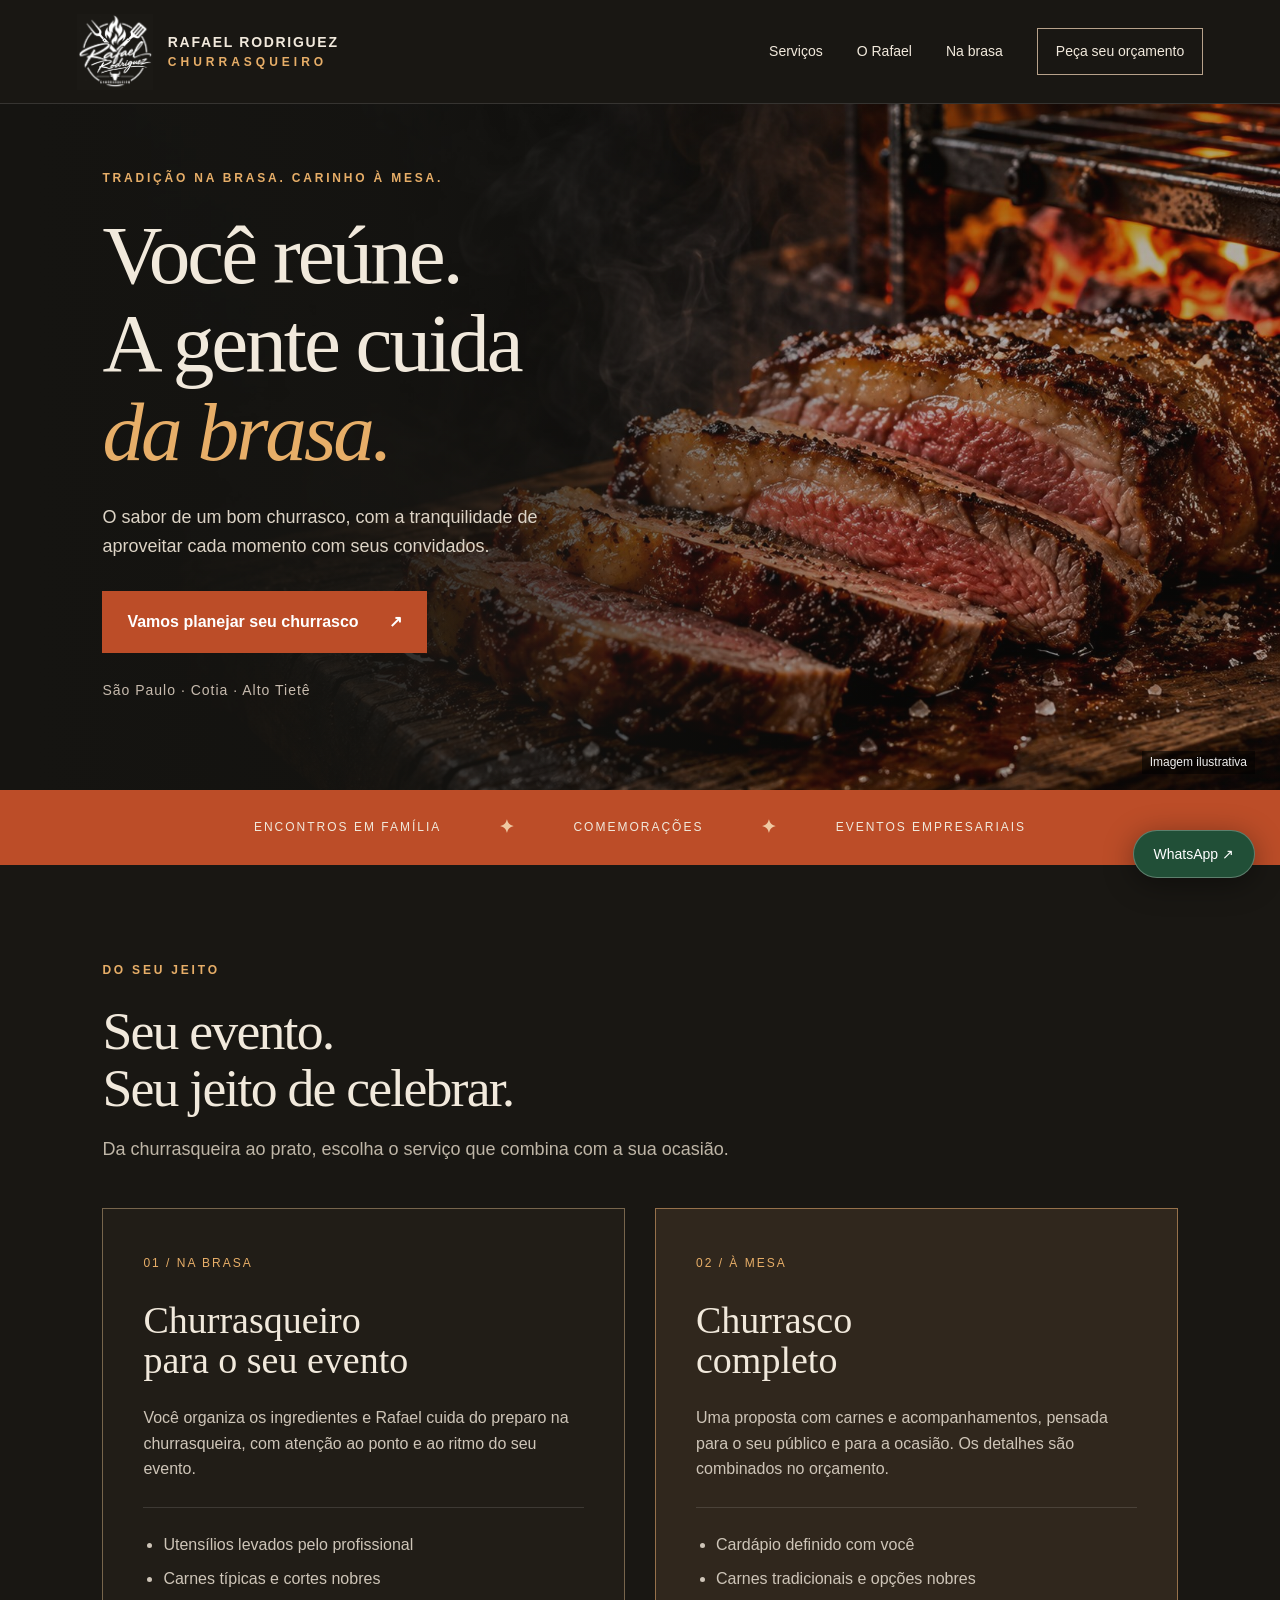
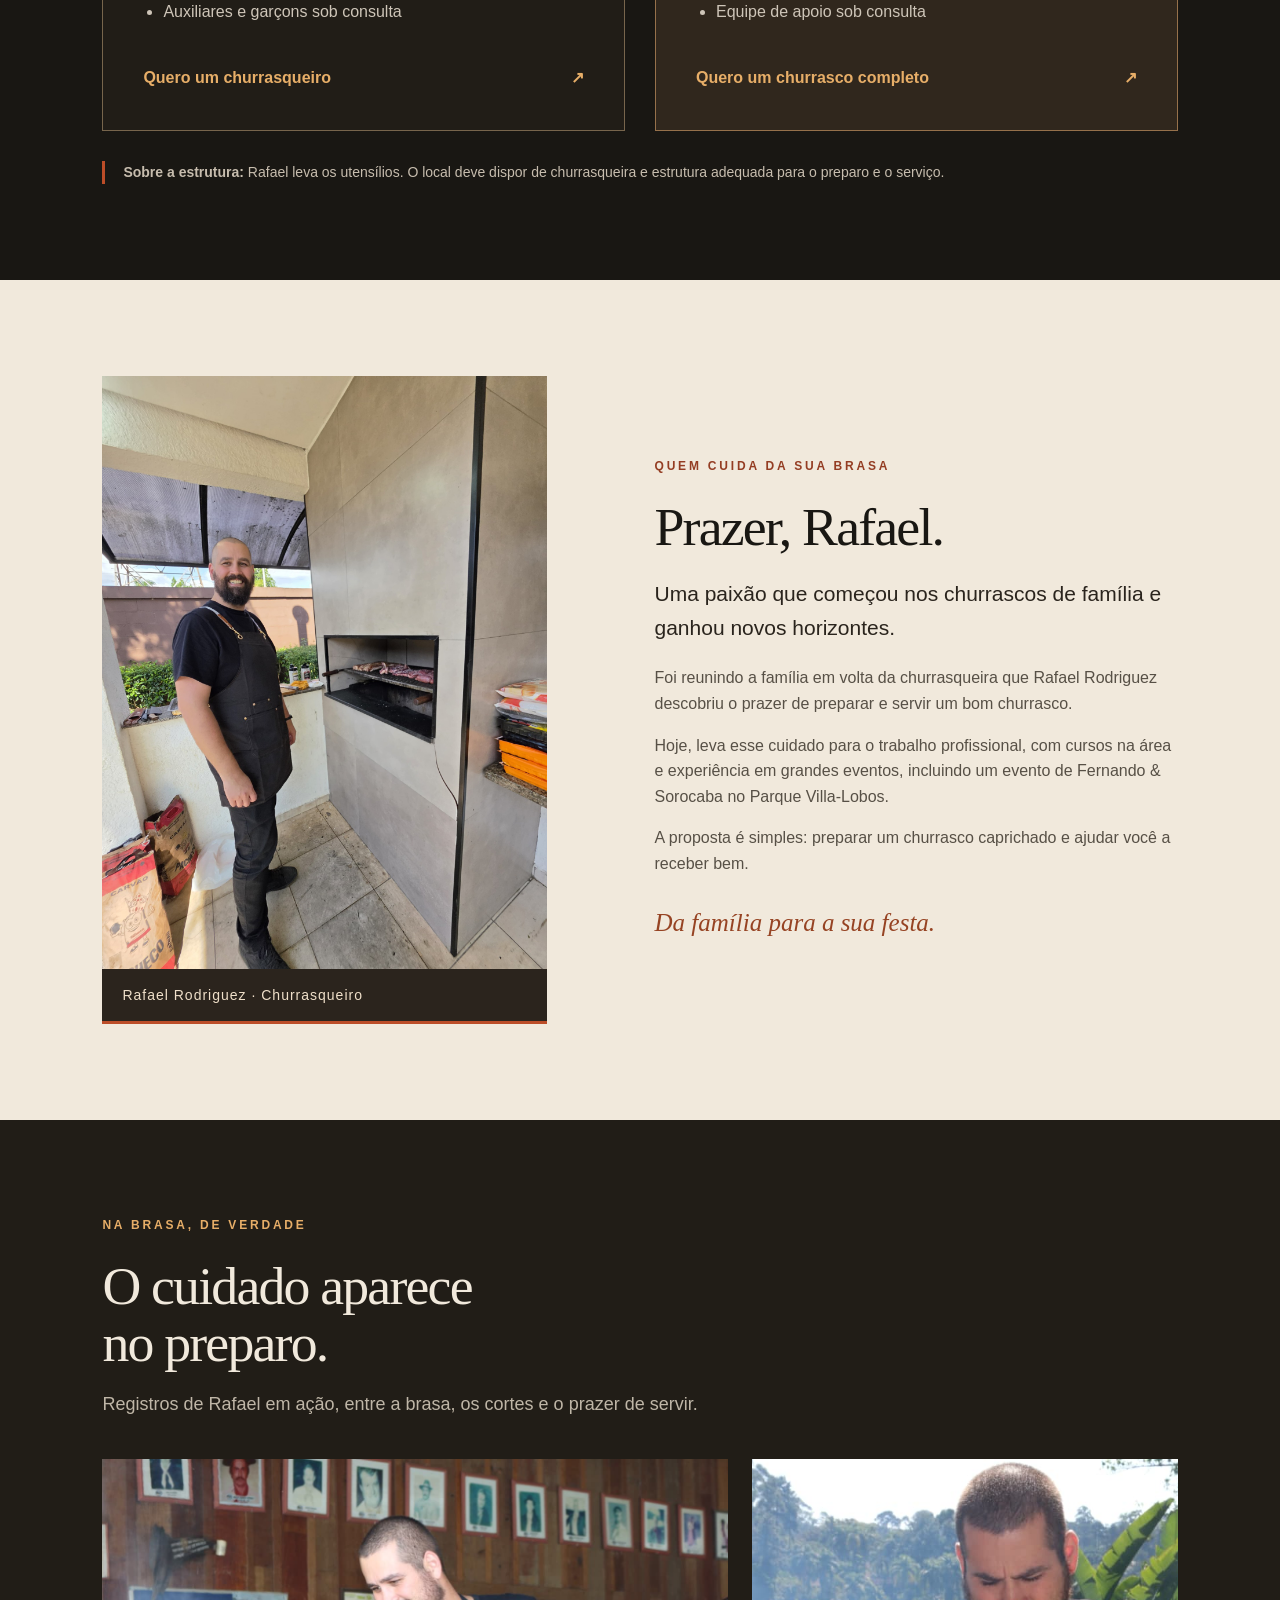
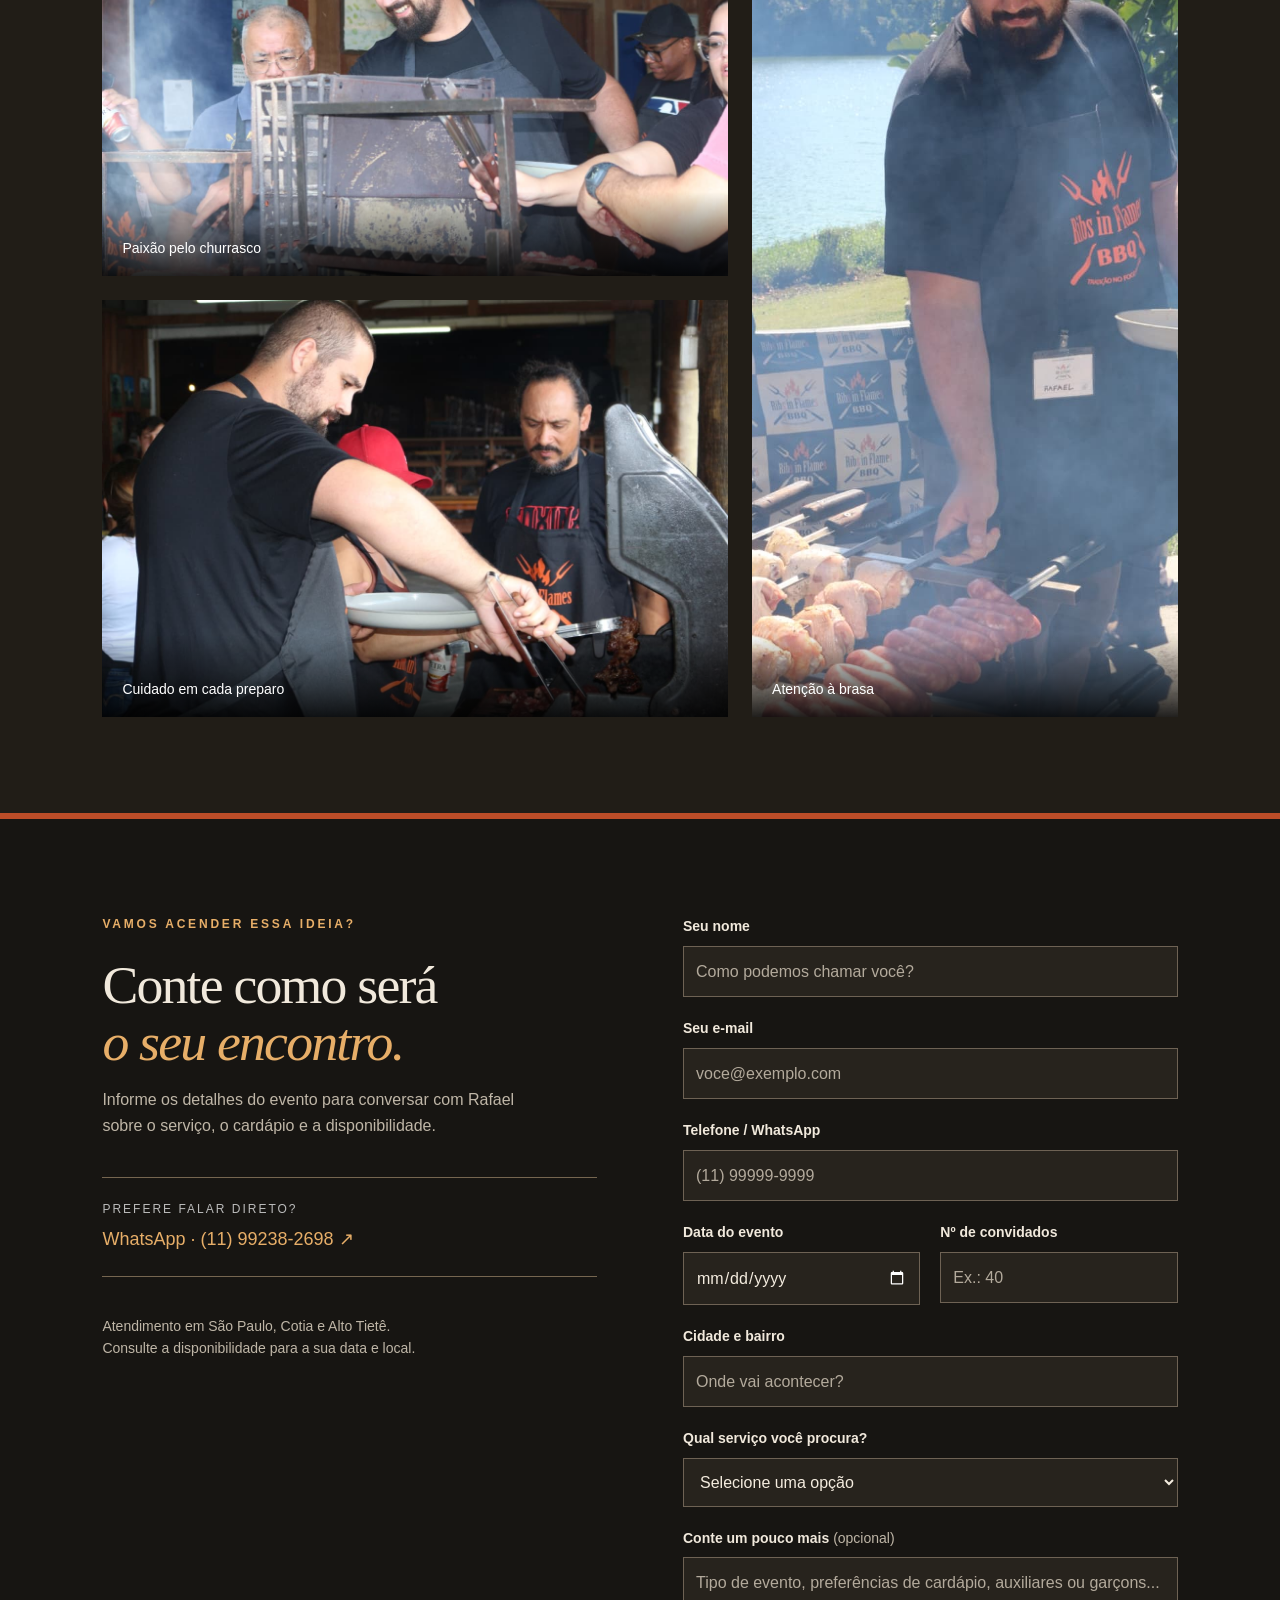
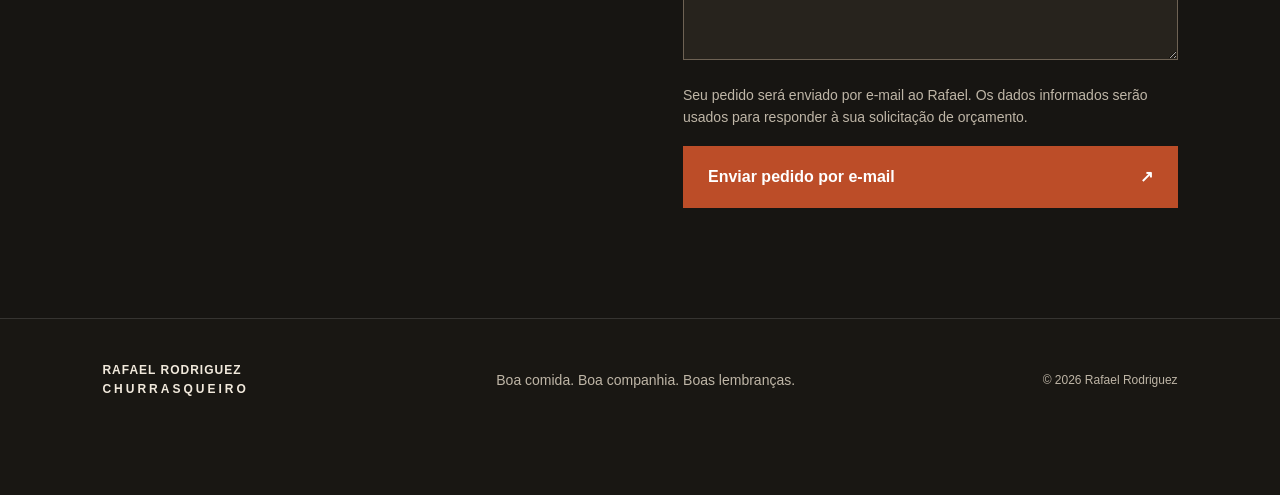
<file: index.html>
<!DOCTYPE html>
<html lang="pt-BR">
<head>
<meta charset="UTF-8"><meta name="viewport" content="width=device-width, initial-scale=1">
<title>Rafael Rodriguez | Churrasqueiro em São Paulo, Cotia e Alto Tietê</title>
<meta name="description" content="Churrasqueiro profissional para encontros de família e eventos empresariais. Serviço de churrasqueiro ou churrasco completo em São Paulo, Cotia e Alto Tietê.">
<meta name="theme-color" content="#191713">
<link rel="icon" type="image/svg+xml" href="data:image/svg+xml,%3Csvg xmlns='http://www.w3.org/2000/svg' viewBox='0 0 64 64'%3E%3Crect width='64' height='64' rx='12' fill='%23191713'/%3E%3Ctext x='32' y='43' text-anchor='middle' font-family='Georgia' font-weight='bold' font-size='31' fill='%23e7ae68'%3ERR%3C/text%3E%3C/svg%3E">
<link rel="stylesheet" href="style.css?v=2"><script defer src="script.js?v=2"></script>
</head>
<body>
<a class="skip" href="#principal">Ir para o conteúdo</a>
<header><a class="brand" href="#inicio" aria-label="Rafael Rodriguez, início"><img src="assets/logo-rafael-rodriguez.jpeg" alt="Rafael Rodriguez Churrasqueiro" width="1254" height="1254"><span>RAFAEL RODRIGUEZ<small>CHURRASQUEIRO</small></span></a><nav aria-label="Menu principal"><a href="#servicos">Serviços</a><a href="#rafael">O Rafael</a><a class="gallery-nav" href="#galeria">Na brasa</a><a class="nav-cta" href="#orcamento">Peça seu orçamento</a></nav></header>
<main id="principal">
<section class="hero" id="inicio"><div class="hero-content"><p class="eyebrow">TRADIÇÃO NA BRASA. CARINHO À MESA.</p><h1>Você reúne.<br>A gente cuida<br><em>da brasa.</em></h1><p class="intro">O sabor de um bom churrasco, com a tranquilidade de aproveitar cada momento com seus convidados.</p><a class="button" href="#orcamento">Vamos planejar seu churrasco <span aria-hidden="true">↗</span></a><p class="region">São Paulo · Cotia · Alto Tietê</p></div><span class="photo-note">Imagem ilustrativa</span></section>
<div class="ribbon"><span>ENCONTROS EM FAMÍLIA</span><b aria-hidden="true">✦</b><span>COMEMORAÇÕES</span><b aria-hidden="true">✦</b><span>EVENTOS EMPRESARIAIS</span></div>
<section class="section services" id="servicos"><div class="section-heading"><p class="eyebrow">DO SEU JEITO</p><h2>Seu evento.<br>Seu jeito de celebrar.</h2><p>Da churrasqueira ao prato, escolha o serviço que combina com a sua ocasião.</p></div><div class="service-grid"><article class="service"><span class="number">01 / NA BRASA</span><h3>Churrasqueiro<br>para o seu evento</h3><p>Você organiza os ingredientes e Rafael cuida do preparo na churrasqueira, com atenção ao ponto e ao ritmo do seu evento.</p><ul><li>Utensílios levados pelo profissional</li><li>Carnes típicas e cortes nobres</li><li>Auxiliares e garçons sob consulta</li></ul><a href="#orcamento" data-service="Somente churrasqueiro">Quero um churrasqueiro <span aria-hidden="true">↗</span></a></article><article class="service complete"><span class="number">02 / À MESA</span><h3>Churrasco<br>completo</h3><p>Uma proposta com carnes e acompanhamentos, pensada para o seu público e para a ocasião. Os detalhes são combinados no orçamento.</p><ul><li>Cardápio definido com você</li><li>Carnes tradicionais e opções nobres</li><li>Equipe de apoio sob consulta</li></ul><a href="#orcamento" data-service="Churrasco completo">Quero um churrasco completo <span aria-hidden="true">↗</span></a></article></div><p class="structure"><strong>Sobre a estrutura:</strong> Rafael leva os utensílios. O local deve dispor de churrasqueira e estrutura adequada para o preparo e o serviço.</p></section>
<section class="story section" id="rafael"><figure class="portrait"><img src="assets/rafael-churrasqueira.jpeg" alt="Rafael de avental ao lado da churrasqueira durante o preparo de um churrasco" width="1368" height="1824" loading="lazy"><figcaption>Rafael Rodriguez · Churrasqueiro</figcaption></figure><div class="story-copy"><p class="eyebrow">QUEM CUIDA DA SUA BRASA</p><h2>Prazer, Rafael.</h2><p class="lead">Uma paixão que começou nos churrascos de família e ganhou novos horizontes.</p><p>Foi reunindo a família em volta da churrasqueira que Rafael Rodriguez descobriu o prazer de preparar e servir um bom churrasco.</p><p>Hoje, leva esse cuidado para o trabalho profissional, com cursos na área e experiência em grandes eventos, incluindo um evento de Fernando &amp; Sorocaba no Parque Villa-Lobos.</p><p>A proposta é simples: preparar um churrasco caprichado e ajudar você a receber bem.</p><span class="signature">Da família para a sua festa.</span></div></section>
<section class="section gallery" id="galeria" aria-labelledby="gallery-title"><div class="section-heading"><p class="eyebrow">NA BRASA, DE VERDADE</p><h2 id="gallery-title">O cuidado aparece<br>no preparo.</h2><p>Registros de Rafael em ação, entre a brasa, os cortes e o prazer de servir.</p></div><div class="photo-grid"><figure><img src="assets/rafael-na-brasa.jpeg" width="1280" height="853" alt="Rafael trabalhando junto à churrasqueira em um ambiente de madeira" loading="lazy"><figcaption>Paixão pelo churrasco</figcaption></figure><figure class="photo-tall"><img src="assets/rafael-espetos.jpeg" width="853" height="1280" alt="Rafael cuidando dos espetos em uma churrasqueira ao ar livre" loading="lazy"><figcaption>Atenção à brasa</figcaption></figure><figure><img src="assets/rafael-preparo.jpeg" width="1280" height="853" alt="Rafael usando um pegador para preparar a carne na churrasqueira" loading="lazy"><figcaption>Cuidado em cada preparo</figcaption></figure></div></section>
<section class="quote-section section" id="orcamento"><div class="quote-copy"><p class="eyebrow">VAMOS ACENDER ESSA IDEIA?</p><h2>Conte como será<br><em>o seu encontro.</em></h2><p>Informe os detalhes do evento para conversar com Rafael sobre o serviço, o cardápio e a disponibilidade.</p><a class="contact" href="https://wa.me/5511992382698?text=Ol%C3%A1%2C%20Rafael!%20Gostaria%20de%20um%20or%C3%A7amento%20para%20um%20churrasco." target="_blank" rel="noopener noreferrer"><small>PREFERE FALAR DIRETO?</small>WhatsApp · (11) 99238-2698 <span aria-hidden="true">↗</span></a><p class="coverage">Atendimento em São Paulo, Cotia e Alto Tietê.<br>Consulte a disponibilidade para a sua data e local.</p></div><form id="quote-form" action="https://formsubmit.co/rafael@rodriguezchurrasqueiro.com.br" method="POST"><input type="hidden" name="_subject" value="Novo pedido de orçamento — Rafael Rodriguez"><input type="hidden" name="_template" value="table"><input type="hidden" name="_next" value="https://rodriguezchurrasqueiro.com.br/obrigado.html"><div class="form-grid"><label class="wide">Seu nome<input name="nome" autocomplete="name" placeholder="Como podemos chamar você?" required maxlength="100"></label><label class="wide">Seu e-mail<input type="email" name="email" autocomplete="email" placeholder="voce@exemplo.com" required maxlength="254"></label><label class="wide">Telefone / WhatsApp<input type="tel" name="telefone" autocomplete="tel" placeholder="(11) 99999-9999" required maxlength="30" minlength="8"></label><label>Data do evento<input type="date" name="data" required></label><label>Nº de convidados<input type="number" name="convidados" min="1" max="100000" step="1" placeholder="Ex.: 40" required></label><label class="wide">Cidade e bairro<input name="local" autocomplete="address-level2" placeholder="Onde vai acontecer?" required maxlength="180"></label><label class="wide">Qual serviço você procura?<select name="servico" required><option value="">Selecione uma opção</option><option>Somente churrasqueiro</option><option>Churrasco completo</option><option>Ainda quero entender as opções</option></select></label><label class="wide">Conte um pouco mais <span class="optional">(opcional)</span><textarea name="mensagem" rows="3" maxlength="1500" placeholder="Tipo de evento, preferências de cardápio, auxiliares ou garçons..."></textarea></label></div><p class="form-help">Seu pedido será enviado por e-mail ao Rafael. Os dados informados serão usados para responder à sua solicitação de orçamento.</p><button class="button" type="submit">Enviar pedido por e-mail <span aria-hidden="true">↗</span></button><p id="form-status" role="status"></p></form></section>
</main><footer><a href="#inicio">RAFAEL RODRIGUEZ <small>CHURRASQUEIRO</small></a><p>Boa comida. Boa companhia. Boas lembranças.</p><span>© <span id="year">2026</span> Rafael Rodriguez</span></footer>
<a class="floating" href="https://wa.me/5511992382698?text=Ol%C3%A1%2C%20Rafael!%20Quero%20planejar%20um%20churrasco." target="_blank" rel="noopener noreferrer" aria-label="Conversar com Rafael no WhatsApp">WhatsApp <span aria-hidden="true">↗</span></a>
</body></html>
</file>
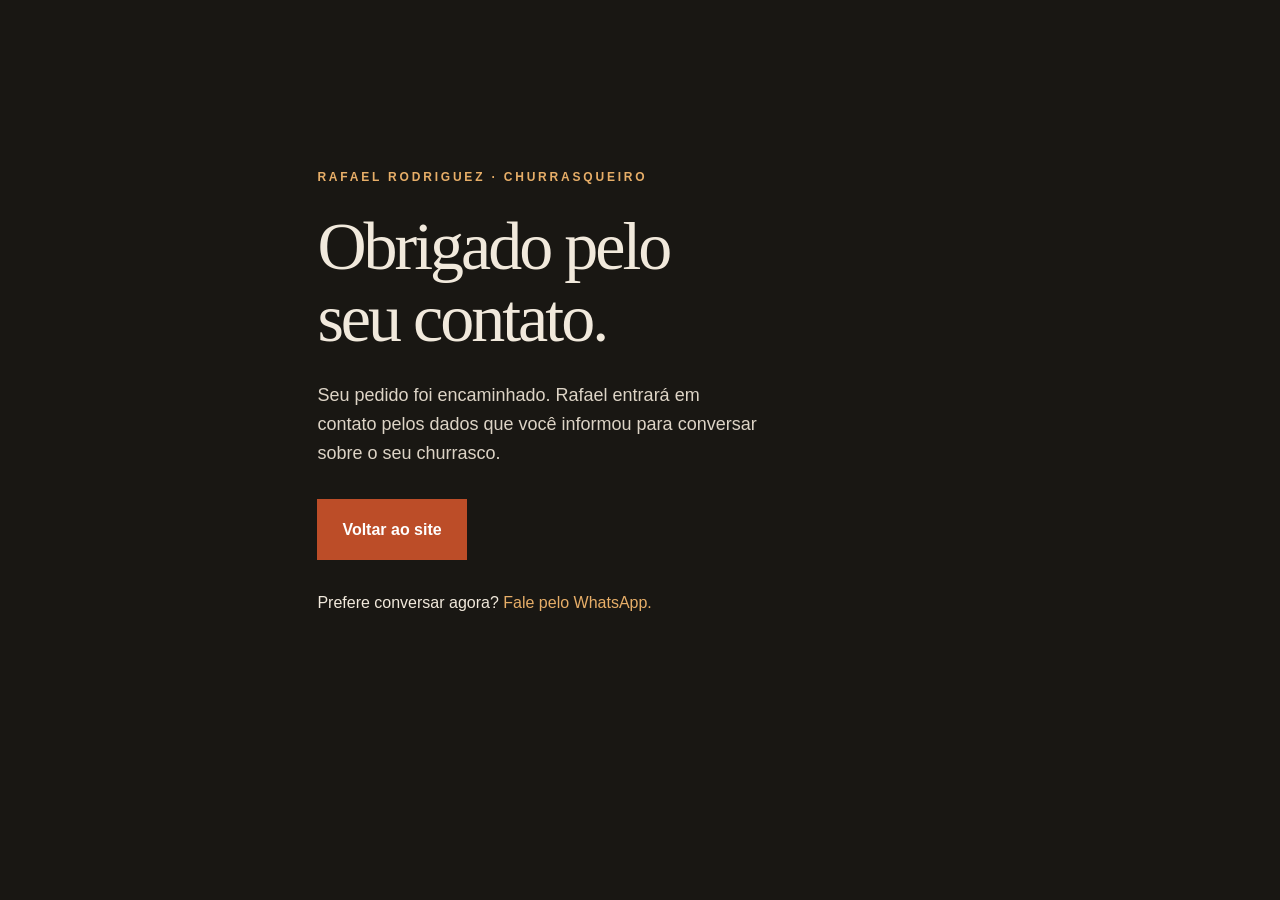
<file: obrigado.html>
<!DOCTYPE html><html lang="pt-BR"><head><meta charset="UTF-8"><meta name="viewport" content="width=device-width,initial-scale=1"><meta name="robots" content="noindex"><title>Pedido enviado | Rafael Rodriguez</title><link rel="stylesheet" href="style.css?v=2"></head><body><main class="section" style="max-width:850px;margin:8vh auto"><p class="eyebrow">RAFAEL RODRIGUEZ · CHURRASQUEIRO</p><h1 style="font-size:clamp(40px,7vw,68px)">Obrigado pelo<br>seu contato.</h1><p class="intro">Seu pedido foi encaminhado. Rafael entrará em contato pelos dados que você informou para conversar sobre o seu churrasco.</p><a class="button" href="/">Voltar ao site</a><p style="margin-top:30px">Prefere conversar agora? <a href="https://wa.me/5511992382698" style="color:var(--gold)" rel="noopener noreferrer" target="_blank">Fale pelo WhatsApp.</a></p></main></body></html>
</file>
<file: style.css>
:root{--ink:#191713;--paper:#f1e9dc;--ember:#bc4d28;--gold:#e7ae68;--muted:#bfb6a7}*{box-sizing:border-box}html{scroll-behavior:smooth;scroll-padding-top:110px}body{margin:0;color:var(--paper);background:var(--ink);font-family:Arial,Helvetica,sans-serif;line-height:1.6}a{color:inherit;text-decoration:none}button,input,select,textarea{font:inherit}button,a,input,select,textarea{-webkit-tap-highlight-color:transparent}a:focus-visible,button:focus-visible{outline:3px solid var(--gold);outline-offset:6px}header{height:104px;display:flex;align-items:center;justify-content:space-between;padding:12px 6%;border-bottom:1px solid #ffffff20;background:#191713}.brand{display:flex;align-items:center;gap:15px;font-size:14px;font-weight:700;letter-spacing:1.7px}.brand img{width:76px;height:76px;object-fit:contain;filter:invert(1);mix-blend-mode:screen}.brand small{display:block;font-size:12px;letter-spacing:4px;color:var(--gold)}nav{display:flex;align-items:center;gap:34px;font-size:14px}.nav-cta{border:1px solid #b8a28b;padding:11px 18px}nav a:hover{color:var(--gold)}.hero{min-height:680px;position:relative;display:flex;align-items:center;background:linear-gradient(90deg,#151411 3%,#151411e8 30%,#15141155 70%),url('assets/churrasco.jpg') center/cover;padding:65px 8% 75px}.hero-content{max-width:650px;position:relative;z-index:1}.eyebrow{font-size:12px;letter-spacing:2.8px;font-weight:700;color:var(--gold);margin:0 0 23px}h1,h2,h3{font-family:Georgia,'Times New Roman',serif;line-height:1.06;font-weight:400;margin:0}h1{font-size:clamp(54px,6.5vw,94px);letter-spacing:-3px}em{font-weight:400;color:var(--gold)}.intro{max-width:440px;font-size:18px;color:#ddd4c6;margin:27px 0 31px}.button{background:var(--ember);color:#fff;display:inline-flex;align-items:center;justify-content:space-between;gap:30px;padding:17px 24px;border:1px solid transparent;font-size:16px;font-weight:700;cursor:pointer;transition:background .2s}.button:hover{background:#d06138}.region{font-size:14px;letter-spacing:1px;color:#c7bbae;margin-top:26px}.photo-note{position:absolute;bottom:16px;right:25px;font-size:12px;color:#eee;background:#0008;padding:2px 8px}.ribbon{display:flex;justify-content:center;gap:5%;align-items:center;padding:23px 5%;background:var(--ember);font-size:12px;letter-spacing:2px}.ribbon b{font-size:18px;color:#efc9a2}.section{padding:96px 8%}.section-heading{max-width:740px}h2{font-size:clamp(38px,4.2vw,58px);letter-spacing:-1.8px}.section-heading>p:last-child{color:var(--muted);font-size:18px}.service-grid{display:grid;grid-template-columns:1fr 1fr;gap:30px;margin-top:44px}.service{border:1px solid #77654c;padding:40px;background:#211d17}.complete{background:#30271d;border-color:#96714b}.number{font-size:12px;letter-spacing:2px;color:var(--gold)}h3{font-size:38px;margin:25px 0}.service p,.service li{color:#cec5b8}.service ul{padding:20px 0 20px 20px;border-top:1px solid #ffffff20;margin-top:25px}.service li{padding:4px 0}.service a{display:flex;justify-content:space-between;gap:16px;font-weight:700;color:var(--gold)}.service a:hover{text-decoration:underline}.structure{font-size:14px;color:#c7bdae;border-left:3px solid var(--ember);padding-left:18px;margin:30px 0 0}.story{background:var(--paper);color:var(--ink);display:grid;grid-template-columns:.85fr 1fr;gap:10%;align-items:center}.logo-panel{border:1px solid #8e78564a;padding:30px}.logo-panel img{width:100%;height:auto;display:block;mix-blend-mode:multiply}.story .eyebrow{color:#943d23}.story-copy>p{color:#575046}.story-copy .lead{font-size:21px;color:#2a241d}.signature{display:block;color:#964323;font-family:Georgia,serif;font-size:25px;font-style:italic;margin-top:26px}.quote-section{display:grid;grid-template-columns:1fr 1fr;gap:8%;background:#171512;border-top:6px solid var(--ember)}.quote-copy>p:not(.eyebrow){color:var(--muted);max-width:420px}.contact{display:block;border-top:1px solid #766650;border-bottom:1px solid #766650;padding:22px 0;margin:38px 0;font-size:18px;color:var(--gold)}.contact small{font-size:12px;letter-spacing:2px;display:block;margin-bottom:6px;color:#bbb}.coverage{font-size:14px}.form-grid{display:grid;grid-template-columns:1fr 1fr;gap:20px}.wide{grid-column:1/-1}label{font-size:14px;font-weight:700;display:block}input,select,textarea{width:100%;display:block;border:1px solid #6e6254;border-radius:0;background:#27231d;color:#f4ecdf;padding:12px;margin-top:8px;min-height:49px;font-weight:400;font-size:16px;color-scheme:dark}input:focus,select:focus,textarea:focus{outline:2px solid var(--gold);outline-offset:2px}::placeholder{color:#b3aa9c;opacity:1}.optional{font-weight:400;color:var(--muted)}textarea{resize:vertical}.form-help{font-size:14px;color:#bfb6a7;margin:24px 0 18px}form .button{width:100%}#form-status{font-size:14px;color:var(--gold);margin-bottom:0}footer{padding:36px 8% 90px;display:flex;justify-content:space-between;gap:30px;align-items:center;border-top:1px solid #ffffff20;color:#bfb6a7;font-size:12px}footer>a{font-weight:700;color:var(--paper);letter-spacing:1px}footer small{display:block;letter-spacing:3px;font-size:12px}footer p{font-size:14px}.floating{position:fixed;bottom:22px;right:25px;padding:12px 20px;background:#214f37;color:#fff;border:1px solid #ffffff45;border-radius:40px;font-size:14px;box-shadow:0 6px 30px #0006;z-index:5}.skip{position:fixed;top:-100px;padding:12px;background:#fff;color:#000;z-index:20}.skip:focus{top:0}@media(min-width:1600px){.section{padding-left:max(8%,calc((100% - 1300px)/2));padding-right:max(8%,calc((100% - 1300px)/2))}}@media(max-width:800px){header{height:88px;padding:10px 5%}.brand img{width:62px;height:62px}.brand span{display:none}nav{gap:18px;font-size:13px}.nav-cta{padding:9px 12px}.hero{padding:64px 6%;min-height:660px;background-position:60% center;background-image:linear-gradient(90deg,#151411ec,#15141177),url('assets/churrasco.jpg')}.hero h1{letter-spacing:-2px}.intro{font-size:17px;max-width:370px}.section{padding:65px 6%}.service-grid{grid-template-columns:1fr;gap:20px}.service{padding:28px}.story{grid-template-columns:1fr;gap:40px}.logo-panel{max-width:330px;margin:auto;padding:20px}.quote-section{grid-template-columns:1fr;gap:35px}.ribbon{gap:12px;flex-wrap:wrap;font-size:10px;letter-spacing:1px}.ribbon b{font-size:12px}footer{align-items:flex-start;flex-direction:column;gap:12px;padding:30px 6% 90px}footer p{margin:0}}@media(max-width:380px){nav{gap:10px}.nav-cta{font-size:12px;padding:8px}.form-grid{grid-template-columns:1fr}.wide{grid-column:auto}.button{padding:15px;gap:14px}.hero h1{font-size:51px}}@media(prefers-reduced-motion:reduce){html{scroll-behavior:auto}*{transition:none!important}}

.portrait{margin:0;position:relative;width:100%;max-width:470px;justify-self:center}.portrait img{display:block;width:100%;height:auto;aspect-ratio:3/4;object-fit:cover}.portrait figcaption{padding:15px 20px;background:#2b241d;color:#efdfc9;font-size:14px;letter-spacing:1px;border-bottom:3px solid var(--ember)}.gallery{background:#211d17}.photo-grid{display:grid;grid-template-columns:1.25fr .85fr;gap:24px;margin-top:40px}.photo-grid figure{margin:0;position:relative;min-width:0}.photo-grid img{display:block;width:100%;height:auto;aspect-ratio:3/2;object-fit:cover}.photo-grid .photo-tall{grid-column:2;grid-row:1 / span 2}.photo-tall img{height:100%;aspect-ratio:auto;object-position:55% center}.photo-grid figcaption{position:absolute;bottom:0;left:0;right:0;padding:45px 20px 17px;background:linear-gradient(transparent,#000d);color:#fff;font-size:14px}.gallery .section-heading{max-width:760px}@media(max-width:800px){.gallery-nav{display:none}.portrait{max-width:400px}.photo-grid{grid-template-columns:1fr;gap:20px}.photo-grid .photo-tall{grid-column:auto;grid-row:auto}.photo-tall img{height:auto;aspect-ratio:3/4;object-position:center}.photo-grid figcaption{padding-top:50px}}
</file>
